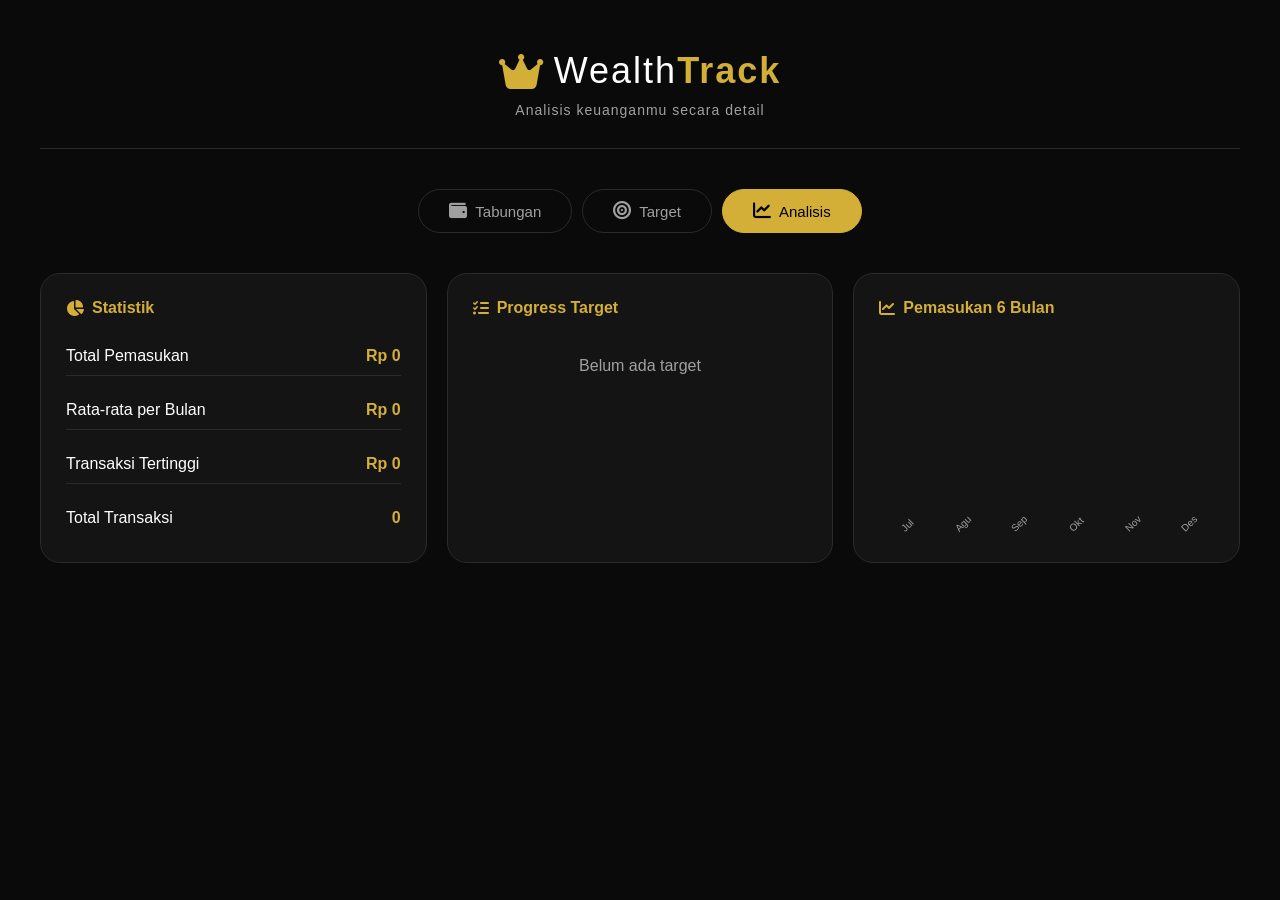
<file: analisis.html>
<!DOCTYPE html>
<html lang="en">
<head>
    <meta charset="UTF-8">
    <meta name="viewport" content="width=device-width, initial-scale=1.0">
    <title>Analisis • WealthTrack</title>
    <link rel="stylesheet" href="style.css">
    <link rel="stylesheet" href="https://cdnjs.cloudflare.com/ajax/libs/font-awesome/6.4.0/css/all.min.css">
</head>
<body>
    <div class="container">
        <!-- Header -->
        <div class="header">
            <div class="logo">
                <i class="fas fa-crown"></i>
                <h1>Wealth<span>Track</span></h1>
            </div>
            <p class="subtitle">Analisis keuanganmu secara detail</p>
        </div>

        <!-- Navigation -->
        <div class="nav-menu">
            <a href="tabungan.html" class="nav-link">
                <i class="fas fa-wallet"></i> Tabungan
            </a>
            <a href="target.html" class="nav-link">
                <i class="fas fa-bullseye"></i> Target
            </a>
            <a href="analisis.html" class="nav-link active">
                <i class="fas fa-chart-line"></i> Analisis
            </a>
        </div>

        <!-- Analisis Grid -->
        <div class="analisis-grid">
            <!-- Statistik -->
            <div class="stats-card">
                <h3><i class="fas fa-chart-pie"></i> Statistik</h3>
                <div class="stats-list">
                    <div class="stat-item">
                        <span>Total Pemasukan</span>
                        <span class="stat-value" id="statTotal">Rp 0</span>
                    </div>
                    <div class="stat-item">
                        <span>Rata-rata per Bulan</span>
                        <span class="stat-value" id="statRataBulan">Rp 0</span>
                    </div>
                    <div class="stat-item">
                        <span>Transaksi Tertinggi</span>
                        <span class="stat-value" id="statTertinggi">Rp 0</span>
                    </div>
                    <div class="stat-item">
                        <span>Total Transaksi</span>
                        <span class="stat-value" id="statTotalTransaksi">0</span>
                    </div>
                </div>
            </div>

            <!-- Progress Target -->
            <div class="progress-card">
                <h3><i class="fas fa-tasks"></i> Progress Target</h3>
                <div class="stats-list" id="targetProgressList">
                    <!-- Akan diisi JavaScript -->
                </div>
            </div>

            <!-- Chart Bulanan -->
            <div class="chart-card">
                <h3><i class="fas fa-chart-line"></i> Pemasukan 6 Bulan</h3>
                <div class="chart-container" id="chartContainer">
                    <!-- Akan diisi JavaScript -->
                </div>
            </div>
        </div>
    </div>

    <script src="script.js"></script>
</body>
</html>
</file>
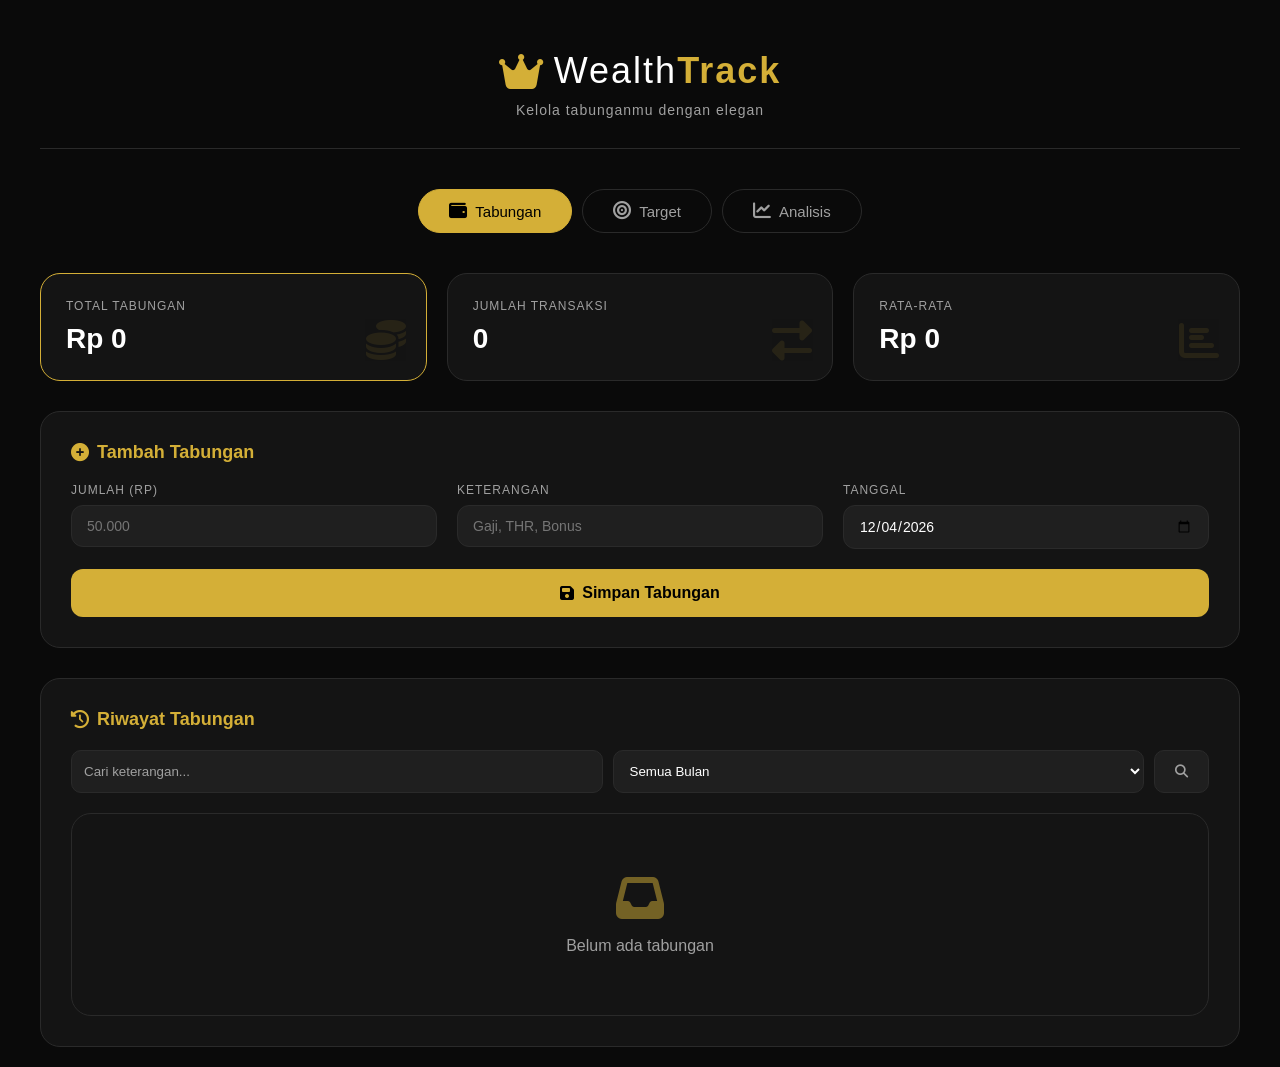
<file: tabungan.html>
<!DOCTYPE html>
<html lang="en">
<head>
    <meta charset="UTF-8">
    <meta name="viewport" content="width=device-width, initial-scale=1.0">
    <title>Tabungan • WealthTrack</title>
    <link rel="stylesheet" href="style.css">
    <link rel="stylesheet" href="https://cdnjs.cloudflare.com/ajax/libs/font-awesome/6.4.0/css/all.min.css">
</head>
<body>
    <div class="container">
        <!-- Header -->
        <div class="header">
            <div class="logo">
                <i class="fas fa-crown"></i>
                <h1>Wealth<span>Track</span></h1>
            </div>
            <p class="subtitle">Kelola tabunganmu dengan elegan</p>
        </div>

        <!-- Navigation -->
        <div class="nav-menu">
            <a href="tabungan.html" class="nav-link active">
                <i class="fas fa-wallet"></i> Tabungan
            </a>
            <a href="target.html" class="nav-link">
                <i class="fas fa-bullseye"></i> Target
            </a>
            <a href="analisis.html" class="nav-link">
                <i class="fas fa-chart-line"></i> Analisis
            </a>
        </div>

        <!-- Ringkasan -->
        <div class="summary-grid">
            <div class="summary-card gold">
                <span class="summary-label">Total Tabungan</span>
                <span class="summary-value" id="totalTabungan">Rp 0</span>
                <i class="fas fa-coins"></i>
            </div>
            <div class="summary-card">
                <span class="summary-label">Jumlah Transaksi</span>
                <span class="summary-value" id="jumlahTransaksi">0</span>
                <i class="fas fa-exchange-alt"></i>
            </div>
            <div class="summary-card">
                <span class="summary-label">Rata-rata</span>
                <span class="summary-value" id="rataRata">Rp 0</span>
                <i class="fas fa-chart-bar"></i>
            </div>
        </div>

        <!-- Form Tambah Tabungan -->
        <div class="form-card">
            <h3><i class="fas fa-plus-circle" style="color: var(--gold);"></i> Tambah Tabungan</h3>
            <div class="form-grid">
                <div class="form-group">
                    <label>Jumlah (Rp)</label>
                    <input type="number" id="jumlahTabungan" placeholder="50.000">
                </div>
                <div class="form-group">
                    <label>Keterangan</label>
                    <input type="text" id="keteranganTabungan" placeholder="Gaji, THR, Bonus">
                </div>
                <div class="form-group">
                    <label>Tanggal</label>
                    <input type="date" id="tanggalTabungan">
                </div>
            </div>
            <button class="btn-gold" onclick="tambahTabungan()">
                <i class="fas fa-save"></i> Simpan Tabungan
            </button>
        </div>

        <!-- Riwayat Tabungan -->
        <div class="history-card">
            <h3><i class="fas fa-history" style="color: var(--gold);"></i> Riwayat Tabungan</h3>
            
            <div class="filter-bar">
                <input type="text" id="searchTabungan" placeholder="Cari keterangan...">
                <select id="filterBulanTabungan">
                    <option value="all">Semua Bulan</option>
                    <option value="01">Januari</option>
                    <option value="02">Februari</option>
                    <option value="03">Maret</option>
                    <option value="04">April</option>
                    <option value="05">Mei</option>
                    <option value="06">Juni</option>
                    <option value="07">Juli</option>
                    <option value="08">Agustus</option>
                    <option value="09">September</option>
                    <option value="10">Oktober</option>
                    <option value="11">November</option>
                    <option value="12">Desember</option>
                </select>
                <button class="btn-filter" onclick="filterTabungan()">
                    <i class="fas fa-search"></i>
                </button>
            </div>

            <div id="riwayatTabungan" class="transaction-list">
                <!-- Akan diisi JavaScript -->
            </div>
        </div>
    </div>

    <script src="script.js"></script>
</body>
</html>
</file>
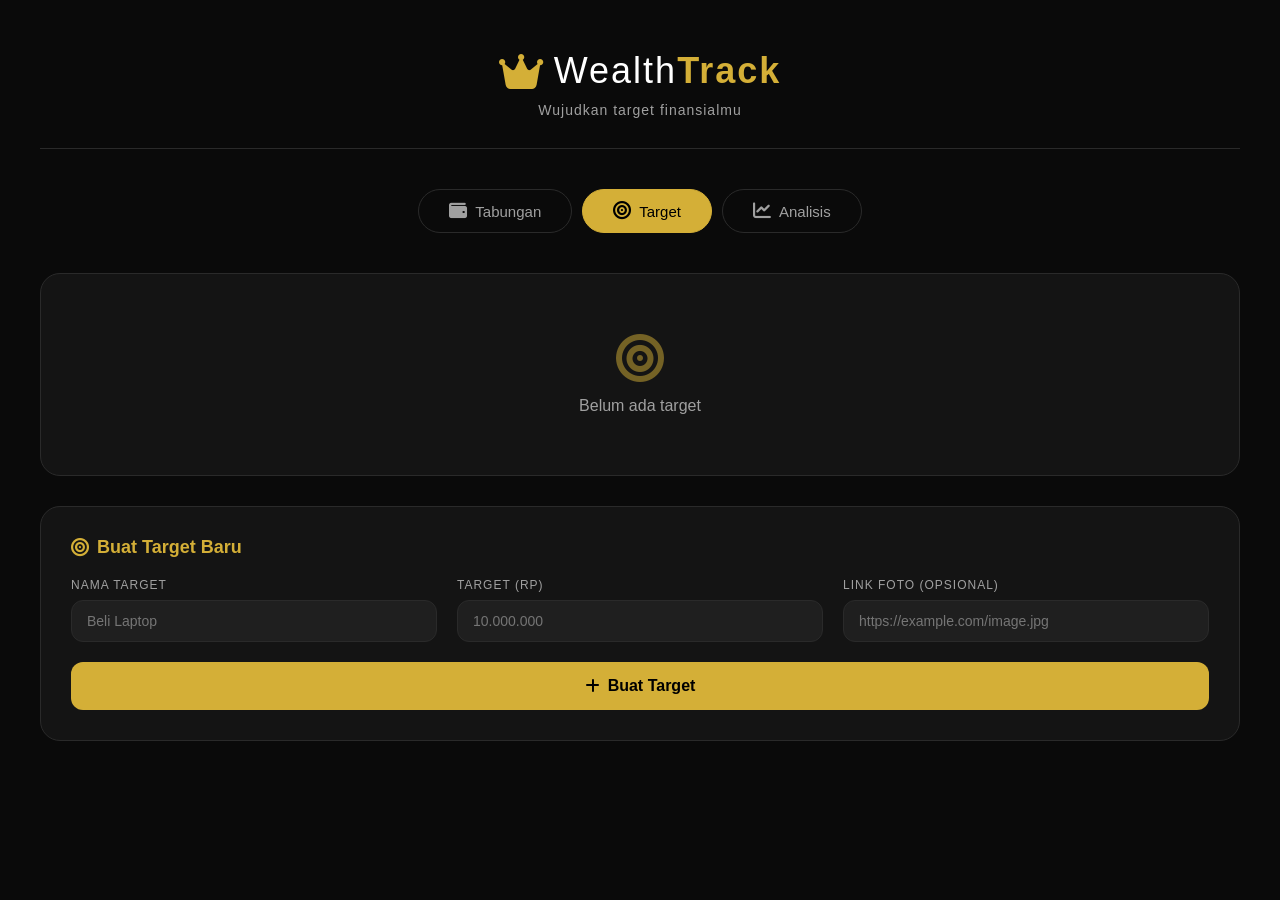
<file: target.html>
<!DOCTYPE html>
<html lang="en">
<head>
    <meta charset="UTF-8">
    <meta name="viewport" content="width=device-width, initial-scale=1.0">
    <title>Target • WealthTrack</title>
    <link rel="stylesheet" href="style.css">
    <link rel="stylesheet" href="https://cdnjs.cloudflare.com/ajax/libs/font-awesome/6.4.0/css/all.min.css">
</head>
<body>
    <div class="container">
        <!-- Header -->
        <div class="header">
            <div class="logo">
                <i class="fas fa-crown"></i>
                <h1>Wealth<span>Track</span></h1>
            </div>
            <p class="subtitle">Wujudkan target finansialmu</p>
        </div>

        <!-- Navigation -->
        <div class="nav-menu">
            <a href="tabungan.html" class="nav-link">
                <i class="fas fa-wallet"></i> Tabungan
            </a>
            <a href="target.html" class="nav-link active">
                <i class="fas fa-bullseye"></i> Target
            </a>
            <a href="analisis.html" class="nav-link">
                <i class="fas fa-chart-line"></i> Analisis
            </a>
        </div>

        <!-- Daftar Target -->
        <div class="targets-grid" id="targetsContainer">
            <!-- Akan diisi JavaScript -->
        </div>

        <!-- Form Tambah Target -->
        <div class="form-card">
            <h3><i class="fas fa-bullseye" style="color: var(--gold);"></i> Buat Target Baru</h3>
            <div class="form-grid">
                <div class="form-group">
                    <label>Nama Target</label>
                    <input type="text" id="namaTarget" placeholder="Beli Laptop">
                </div>
                <div class="form-group">
                    <label>Target (Rp)</label>
                    <input type="number" id="targetNominal" placeholder="10.000.000">
                </div>
                <div class="form-group">
                    <label>Link Foto (opsional)</label>
                    <input type="url" id="fotoTarget" placeholder="https://example.com/image.jpg">
                </div>
            </div>
            <button class="btn-gold" onclick="tambahTarget()">
                <i class="fas fa-plus"></i> Buat Target
            </button>
        </div>
    </div>

    <script src="script.js"></script>
</body>
</html>
</file>
<file: style.css>
* {
    margin: 0;
    padding: 0;
    box-sizing: border-box;
    font-family: 'Inter', -apple-system, BlinkMacSystemFont, sans-serif;
}

:root {
    --bg-primary: #0a0a0a;
    --bg-secondary: #141414;
    --bg-tertiary: #1f1f1f;
    --text-primary: #ffffff;
    --text-secondary: #a0a0a0;
    --gold: #d4af37;
    --gold-light: #f5e7b2;
    --gold-dark: #b38b2d;
    --border: #2a2a2a;
}

body {
    background: var(--bg-primary);
    color: var(--text-primary);
    min-height: 100vh;
    padding: 20px;
    font-family: 'Inter', sans-serif;
}

.container {
    max-width: 1200px;
    margin: 0 auto;
}

/* Header */
.header {
    text-align: center;
    margin-bottom: 40px;
    padding: 30px 0;
    border-bottom: 1px solid var(--border);
}

.logo {
    display: flex;
    align-items: center;
    justify-content: center;
    gap: 10px;
    margin-bottom: 10px;
}

.logo i {
    font-size: 40px;
    color: var(--gold);
}

.logo h1 {
    font-size: 36px;
    font-weight: 300;
    letter-spacing: 2px;
}

.logo span {
    color: var(--gold);
    font-weight: 600;
}

.subtitle {
    color: var(--text-secondary);
    font-size: 14px;
    letter-spacing: 1px;
}

/* Navigation */
.nav-menu {
    display: flex;
    justify-content: center;
    gap: 10px;
    margin-bottom: 40px;
    flex-wrap: wrap;
}

.nav-link {
    background: transparent;
    border: 1px solid var(--border);
    border-radius: 30px;
    padding: 12px 30px;
    color: var(--text-secondary);
    text-decoration: none;
    transition: 0.3s;
    display: flex;
    align-items: center;
    gap: 8px;
    font-size: 15px;
}

.nav-link i {
    font-size: 18px;
}

.nav-link:hover {
    border-color: var(--gold);
    color: var(--gold);
}

.nav-link.active {
    background: var(--gold);
    color: #000;
    border-color: var(--gold);
}

/* Summary Grid */
.summary-grid {
    display: grid;
    grid-template-columns: repeat(3, 1fr);
    gap: 20px;
    margin-bottom: 30px;
}

.summary-card {
    background: var(--bg-secondary);
    border: 1px solid var(--border);
    border-radius: 20px;
    padding: 25px;
    position: relative;
    overflow: hidden;
    transition: transform 0.3s;
}

.summary-card:hover {
    transform: translateY(-5px);
    border-color: var(--gold);
}

.summary-card.gold {
    border-color: var(--gold);
}

.summary-card i {
    position: absolute;
    right: 20px;
    bottom: 20px;
    font-size: 40px;
    opacity: 0.1;
    color: var(--gold);
}

.summary-label {
    display: block;
    color: var(--text-secondary);
    font-size: 12px;
    text-transform: uppercase;
    letter-spacing: 1px;
    margin-bottom: 10px;
}

.summary-value {
    display: block;
    font-size: 28px;
    font-weight: 600;
    color: var(--text-primary);
}

/* Form Card */
.form-card {
    background: var(--bg-secondary);
    border: 1px solid var(--border);
    border-radius: 20px;
    padding: 30px;
    margin-bottom: 30px;
}

.form-card h3 {
    margin-bottom: 20px;
    font-size: 18px;
    color: var(--gold);
    display: flex;
    align-items: center;
    gap: 8px;
}

.form-card h3 i {
    color: var(--gold);
}

.form-grid {
    display: grid;
    grid-template-columns: repeat(auto-fit, minmax(200px, 1fr));
    gap: 20px;
    margin-bottom: 20px;
}

.form-group {
    display: flex;
    flex-direction: column;
    gap: 8px;
}

.form-group label {
    color: var(--text-secondary);
    font-size: 12px;
    text-transform: uppercase;
    letter-spacing: 1px;
}

.form-group input,
.form-group select {
    background: var(--bg-tertiary);
    border: 1px solid var(--border);
    border-radius: 12px;
    padding: 12px 15px;
    color: var(--text-primary);
    font-size: 14px;
    transition: 0.3s;
    width: 100%;
}

.form-group input:focus,
.form-group select:focus {
    outline: none;
    border-color: var(--gold);
}

.btn-gold {
    background: var(--gold);
    color: #000;
    border: none;
    border-radius: 12px;
    padding: 15px 30px;
    font-size: 16px;
    font-weight: 600;
    cursor: pointer;
    transition: 0.3s;
    display: flex;
    align-items: center;
    justify-content: center;
    gap: 8px;
    width: 100%;
}

.btn-gold:hover {
    background: var(--gold-dark);
    transform: scale(1.02);
}

/* History Card */
.history-card {
    background: var(--bg-secondary);
    border: 1px solid var(--border);
    border-radius: 20px;
    padding: 30px;
}

.history-card h3 {
    margin-bottom: 20px;
    font-size: 18px;
    color: var(--gold);
    display: flex;
    align-items: center;
    gap: 8px;
}

.filter-bar {
    display: flex;
    gap: 10px;
    margin-bottom: 20px;
    flex-wrap: wrap;
}

.filter-bar input,
.filter-bar select {
    flex: 1;
    min-width: 200px;
    background: var(--bg-tertiary);
    border: 1px solid var(--border);
    border-radius: 10px;
    padding: 12px;
    color: var(--text-primary);
}

.filter-bar input::placeholder {
    color: var(--text-secondary);
}

.btn-filter {
    background: var(--bg-tertiary);
    border: 1px solid var(--border);
    border-radius: 10px;
    padding: 12px 20px;
    color: var(--text-secondary);
    cursor: pointer;
    transition: 0.3s;
    white-space: nowrap;
}

.btn-filter:hover {
    border-color: var(--gold);
    color: var(--gold);
}

/* Transaction List */
.transaction-list {
    display: flex;
    flex-direction: column;
    gap: 10px;
}

.transaction-item {
    background: var(--bg-tertiary);
    border: 1px solid var(--border);
    border-radius: 12px;
    padding: 15px;
    display: flex;
    justify-content: space-between;
    align-items: center;
    transition: 0.3s;
}

.transaction-item:hover {
    border-color: var(--gold);
}

.transaction-info {
    flex: 1;
}

.transaction-desc {
    font-weight: 500;
    margin-bottom: 5px;
    color: var(--text-primary);
}

.transaction-date {
    color: var(--text-secondary);
    font-size: 12px;
}

.transaction-amount {
    font-size: 18px;
    font-weight: 600;
    color: var(--gold);
    margin: 0 20px;
    white-space: nowrap;
}

.transaction-actions {
    display: flex;
    gap: 5px;
}

.btn-icon {
    background: transparent;
    border: none;
    color: var(--text-secondary);
    cursor: pointer;
    padding: 8px;
    transition: 0.3s;
    border-radius: 8px;
}

.btn-icon:hover {
    color: var(--gold);
    background: rgba(212, 175, 55, 0.1);
}

/* Targets Grid */
.targets-grid {
    display: grid;
    grid-template-columns: repeat(auto-fit, minmax(300px, 1fr));
    gap: 20px;
    margin-bottom: 30px;
}

.target-card {
    background: var(--bg-secondary);
    border: 1px solid var(--border);
    border-radius: 20px;
    padding: 25px;
    position: relative;
    transition: 0.3s;
}

.target-card:hover {
    border-color: var(--gold);
    transform: translateY(-5px);
}

.target-image {
    width: 100%;
    height: 150px;
    border-radius: 12px;
    overflow: hidden;
    margin-bottom: 15px;
    background: var(--bg-tertiary);
}

.target-image img {
    width: 100%;
    height: 100%;
    object-fit: cover;
}

.target-name {
    font-size: 18px;
    font-weight: 600;
    margin-bottom: 10px;
    color: var(--text-primary);
}

.target-progress {
    margin: 15px 0;
}

.progress-bar {
    width: 100%;
    height: 6px;
    background: var(--bg-tertiary);
    border-radius: 3px;
    overflow: hidden;
    margin-bottom: 5px;
}

.progress-fill {
    height: 100%;
    background: var(--gold);
    border-radius: 3px;
    transition: width 0.3s;
}

.progress-text {
    display: flex;
    justify-content: space-between;
    color: var(--text-secondary);
    font-size: 12px;
}

.target-amounts {
    display: flex;
    justify-content: space-between;
    margin-top: 10px;
    padding-top: 10px;
    border-top: 1px solid var(--border);
}

.current-amount {
    color: var(--gold);
    font-weight: 600;
}

.target-amount {
    color: var(--text-secondary);
}

.target-actions {
    position: absolute;
    top: 15px;
    right: 15px;
    display: flex;
    gap: 5px;
}

/* Analisis Grid */
.analisis-grid {
    display: grid;
    grid-template-columns: repeat(3, 1fr);
    gap: 20px;
}

.stats-card,
.progress-card,
.chart-card {
    background: var(--bg-secondary);
    border: 1px solid var(--border);
    border-radius: 20px;
    padding: 25px;
}

.stats-card h3,
.progress-card h3,
.chart-card h3 {
    color: var(--gold);
    font-size: 16px;
    margin-bottom: 20px;
    display: flex;
    align-items: center;
    gap: 8px;
}

.stats-list {
    display: flex;
    flex-direction: column;
    gap: 15px;
}

.stat-item {
    display: flex;
    justify-content: space-between;
    padding: 10px 0;
    border-bottom: 1px solid var(--border);
}

.stat-item:last-child {
    border-bottom: none;
}

.stat-value {
    color: var(--gold);
    font-weight: 600;
}

/* Chart */
.chart-container {
    display: flex;
    align-items: flex-end;
    justify-content: space-around;
    height: 200px;
    margin-top: 20px;
    gap: 5px;
}

.chart-bar-container {
    display: flex;
    flex-direction: column;
    align-items: center;
    gap: 10px;
    width: 40px;
}

.chart-bar {
    width: 25px;
    background: linear-gradient(to top, var(--gold), var(--gold-light));
    border-radius: 4px 4px 0 0;
    transition: height 0.3s;
}

.chart-label {
    color: var(--text-secondary);
    font-size: 10px;
    transform: rotate(-45deg);
    transform-origin: top left;
    white-space: nowrap;
}

/* Empty State */
.empty-state {
    text-align: center;
    padding: 60px 20px;
    color: var(--text-secondary);
    background: var(--bg-secondary);
    border-radius: 20px;
    border: 1px solid var(--border);
}

.empty-state i {
    font-size: 48px;
    margin-bottom: 15px;
    opacity: 0.5;
    color: var(--gold);
}

.empty-state p {
    font-size: 16px;
}

/* Toast */
.toast {
    position: fixed;
    bottom: 30px;
    left: 50%;
    transform: translateX(-50%);
    background: var(--bg-secondary);
    color: var(--text-primary);
    padding: 12px 25px;
    border-radius: 50px;
    border-left: 4px solid var(--gold);
    box-shadow: 0 5px 20px rgba(0,0,0,0.5);
    z-index: 1000;
    animation: slideUp 0.3s ease;
}

@keyframes slideUp {
    from {
        opacity: 0;
        transform: translate(-50%, 20px);
    }
    to {
        opacity: 1;
        transform: translate(-50%, 0);
    }
}

/* Responsive */
@media (max-width: 768px) {
    .summary-grid {
        grid-template-columns: 1fr;
    }
    
    .nav-menu {
        flex-direction: column;
        width: 100%;
    }
    
    .nav-link {
        width: 100%;
        justify-content: center;
    }
    
    .form-grid {
        grid-template-columns: 1fr;
    }
    
    .filter-bar {
        flex-direction: column;
    }
    
    .filter-bar input,
    .filter-bar select,
    .btn-filter {
        width: 100%;
    }
    
    .analisis-grid {
        grid-template-columns: 1fr;
    }
    
    .transaction-item {
        flex-direction: column;
        align-items: flex-start;
        gap: 10px;
    }
    
    .transaction-amount {
        margin: 5px 0;
    }
    
    .transaction-actions {
        width: 100%;
        justify-content: flex-end;
    }
    
    .chart-bar-container {
        width: 25px;
    }
    
    .target-card {
        max-width: 100%;
    }
}
</file>
